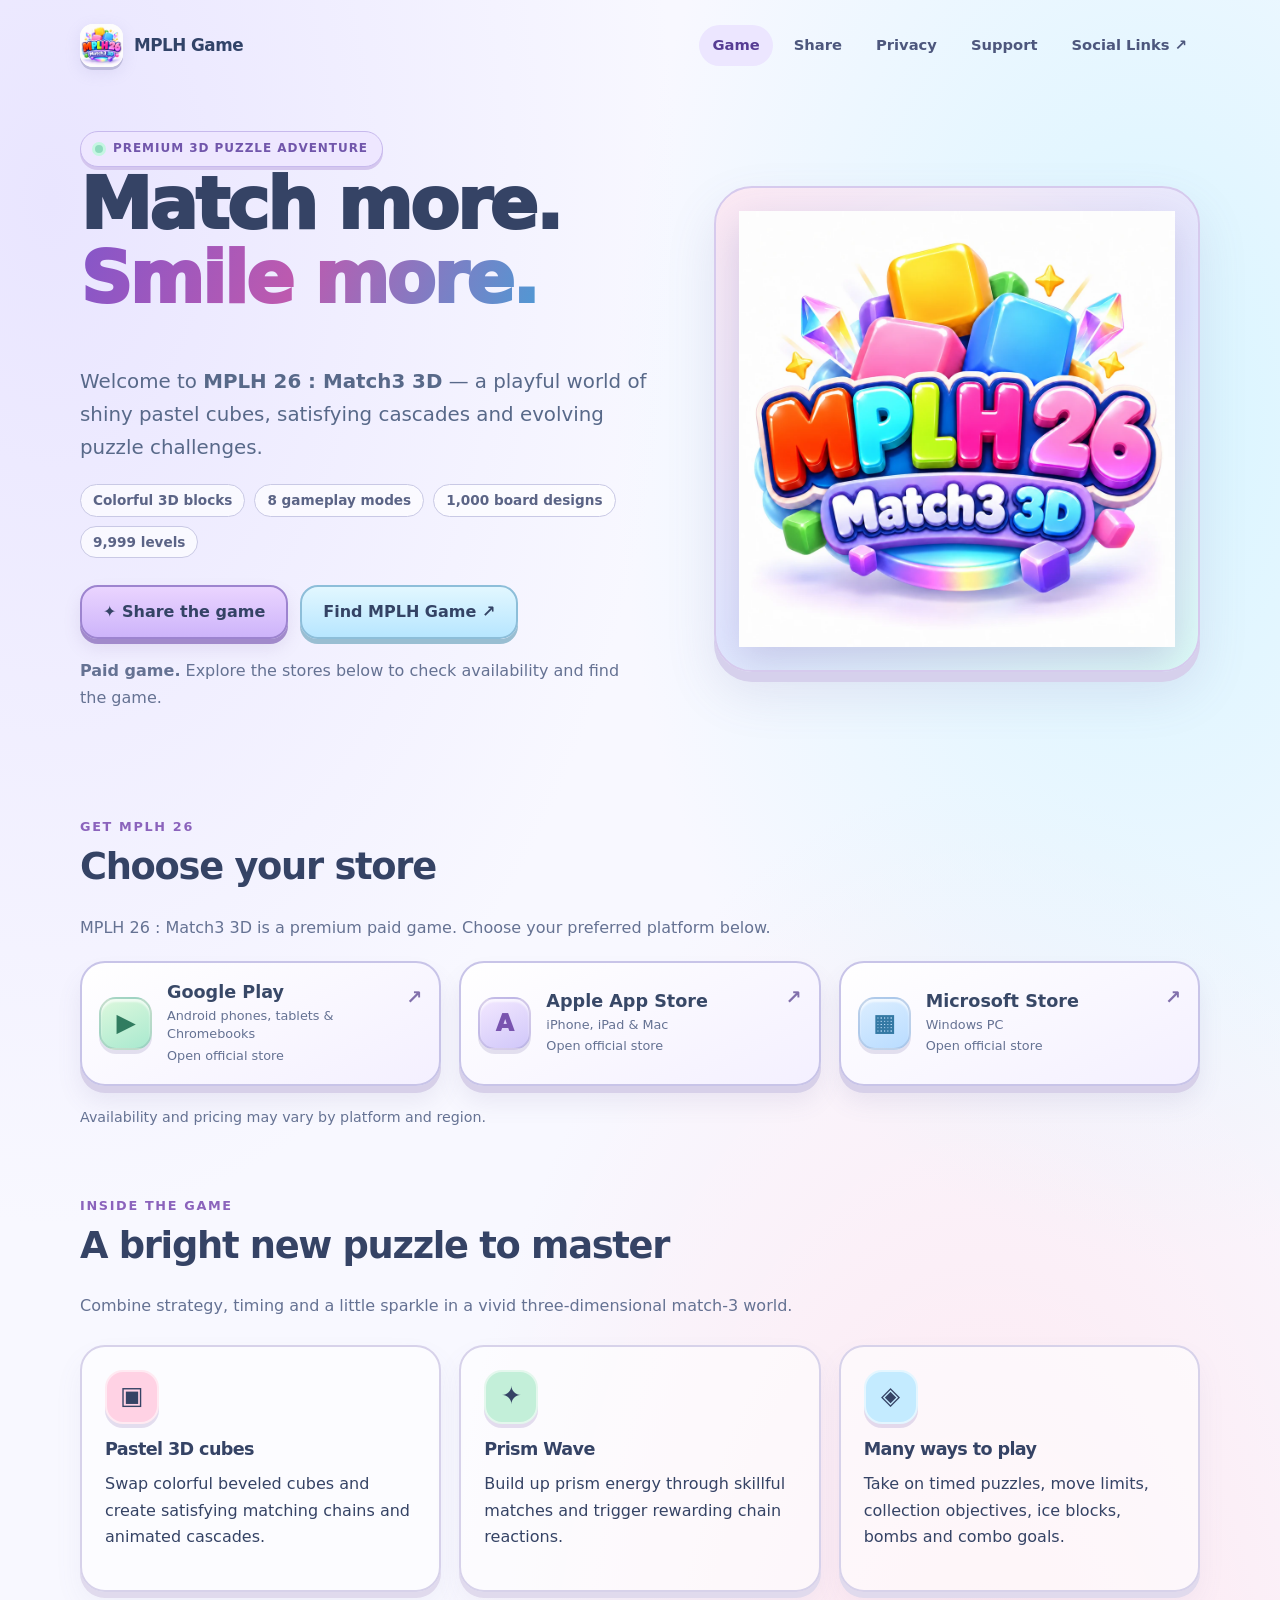
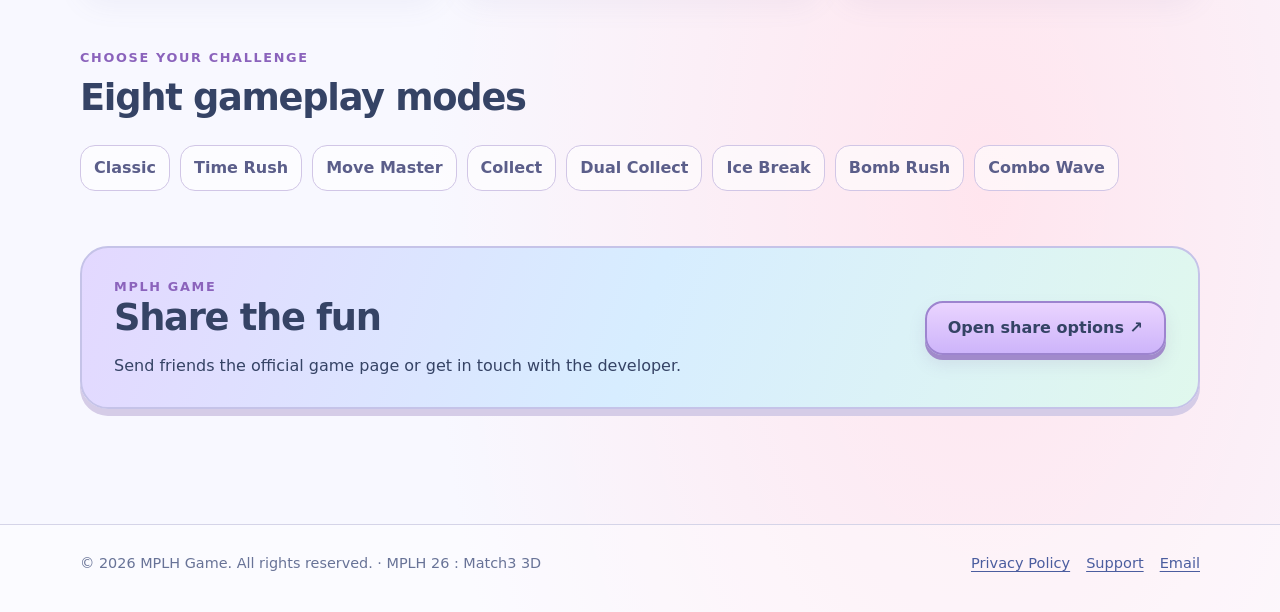
<file: index.html>
<!doctype html>
<html lang="en"><head>
<meta charset="utf-8"><meta name="viewport" content="width=device-width,initial-scale=1"><meta name="theme-color" content="#e8dcff">
<title>MPLH 26 : Match3 3D | Official Game — MPLH Game</title>
<meta name="description" content="Meet MPLH 26 : Match3 3D, a colorful premium 3D match-3 puzzle game from MPLH Game, featuring pastel cubes, unique boards, and multiple challenges.">
<meta property="og:type" content="website"><meta property="og:site_name" content="MPLH Game"><meta property="og:title" content="MPLH 26 : Match3 3D"><meta property="og:description" content="A colorful premium 3D match-3 adventure. Swap, match, collect, and unleash Prism Waves!"><meta property="og:url" content="https://maxpainlasthope.github.io/mplh26-match3-3d/"><meta property="og:image" content="https://maxpainlasthope.github.io/mplh26-match3-3d/assets/mplh26-logo.png"><meta property="og:image:alt" content="MPLH 26 : Match3 3D glossy pastel game logo"><meta name="twitter:card" content="summary_large_image"><meta name="twitter:title" content="MPLH 26 : Match3 3D"><meta name="twitter:description" content="Swap, match, and unleash Prism Waves in this colorful 3D puzzle adventure."><meta name="twitter:image" content="https://maxpainlasthope.github.io/mplh26-match3-3d/assets/mplh26-logo.png">
<link rel="canonical" href="https://maxpainlasthope.github.io/mplh26-match3-3d/"><link rel="icon" type="image/png" href="assets/favicon.png"><link rel="apple-touch-icon" href="assets/apple-touch-icon.png"><link rel="stylesheet" href="styles.css">

<style>
/* Store download links — scoped styles; no changes to styles.css required. */
.store-downloads{padding:5px 0 10px}
.store-downloads .section-head{margin-bottom:20px}
.store-grid{display:grid;grid-template-columns:repeat(3,minmax(0,1fr));gap:18px}
.store-card{display:flex;align-items:center;gap:15px;min-height:118px;padding:19px 17px;text-decoration:none;color:#384867;background:linear-gradient(155deg,#fff,#f4f0ff);border:2px solid #c8c4e8;border-radius:25px;box-shadow:0 7px 0 #d7d0e9,0 16px 25px rgba(94,85,145,.10);transition:transform .16s ease,box-shadow .16s ease}
.store-card:hover{transform:translateY(-3px);box-shadow:0 10px 0 #d7d0e9,0 21px 28px rgba(94,85,145,.15)}
.store-card:active{transform:translateY(4px);box-shadow:0 3px 0 #d7d0e9}
.store-card:focus-visible{outline:3px solid #b15bda;outline-offset:6px}
.store-card .store-mark{width:53px;height:53px;flex:0 0 53px;display:grid;place-items:center;font-size:1.45rem;font-weight:950;border-radius:17px;border:2px solid rgba(68,65,110,.14);box-shadow:inset 0 3px 2px rgba(255,255,255,.65),0 4px 0 rgba(101,91,153,.17)}
.store-card.google .store-mark{background:linear-gradient(155deg,#ddf8dd,#a9e9cf);color:#317c60}
.store-card.apple .store-mark{background:linear-gradient(155deg,#f3e8ff,#d0c7f9);color:#7954af}
.store-card.microsoft .store-mark{background:linear-gradient(155deg,#dceeff,#b9dcff);color:#3479a4}
.store-card .store-copy{display:flex;flex-direction:column;gap:3px;min-width:0}
.store-card .store-copy strong{font-size:1.1rem;line-height:1.23}
.store-card .store-copy small{font-size:.8rem;color:#657293;line-height:1.45}
.store-card .store-arrow{margin-left:auto;align-self:flex-start;color:#8270ac;font-weight:900;font-size:1.2rem}
.store-footnote{font-size:.89rem;color:#657293;margin:20px 0 0}
@media(max-width:880px){.store-grid{grid-template-columns:1fr;gap:14px}.store-card{min-height:96px}}
@media(prefers-reduced-motion:reduce){.store-card{transition:none}}
</style>
</head><body>
<a href="#main" class="skip-link">Skip to content</a>
<header class="site-header"><div class="shell nav"><a class="brand" href="index.html"><img src="assets/icon-192.png" alt="" width="43" height="43"><span>MPLH Game</span></a><nav class="nav-links" aria-label="Main navigation"><a href="index.html" aria-current="page">Game</a><a href="share.html">Share</a><a href="privacy.html">Privacy</a><a href="support.html">Support</a><a href="https://maxpainlasthope.github.io/mplh-social-links/" target="_blank" rel="noopener noreferrer">Social Links ↗</a></nav></div></header>
<main id="main" class="shell">
<section class="hero"><div><div class="eyebrow"><span class="dot"></span> Premium 3D puzzle adventure</div><h1>Match more.<br><span class="gradient-text">Smile more.</span></h1><p class="lead">Welcome to <strong>MPLH 26 : Match3 3D</strong> — a playful world of shiny pastel cubes, satisfying cascades and evolving puzzle challenges.</p><div class="tag-row"><span class="tag">Colorful 3D blocks</span><span class="tag">8 gameplay modes</span><span class="tag">1,000 board designs</span><span class="tag">9,999 levels</span></div><div class="hero-actions"><a href="share.html" class="btn btn-primary">✦ Share the game</a><a href="https://maxpainlasthope.github.io/mplh-social-links/" class="btn btn-blue" rel="noopener noreferrer" target="_blank">Find MPLH Game ↗</a></div><p class="muted"><strong>Paid game.</strong> Explore the stores below to check availability and find the game.</p></div><div class="hero-art"><picture><source srcset="assets/mplh26-logo.webp" type="image/webp"><img src="assets/mplh26-logo.png" alt="MPLH 26 : Match3 3D game logo, featuring shiny colored cubes and playful 3D lettering" width="1024" height="1024" fetchpriority="high"></picture></div></section>
<!-- STORE LINKS — when the game is published, replace ONLY the three href values below. -->
<section class="section store-downloads" id="stores" aria-labelledby="stores-title">
  <div class="section-head"><p class="kicker">Get MPLH 26</p><h2 id="stores-title">Choose your store</h2><p class="muted">MPLH 26 : Match3 3D is a premium paid game. Choose your preferred platform below.</p></div>
  <div class="store-grid">
    <!-- REPLACE GOOGLE PLAY href WITH OFFICIAL GAME LISTING -->
    <a class="store-card google" href="https://play.google.com/store/games" target="_blank" rel="noopener noreferrer" aria-label="Open Google Play in a new tab"><span class="store-mark" aria-hidden="true">▶</span><span class="store-copy"><strong>Google Play</strong><small>Android phones, tablets &amp; Chromebooks</small><small>Open official store</small></span><span class="store-arrow" aria-hidden="true">↗</span></a>
    <!-- REPLACE APPLE APP STORE href WITH OFFICIAL GAME LISTING -->
    <a class="store-card apple" href="https://apps.apple.com/" target="_blank" rel="noopener noreferrer" aria-label="Open Apple App Store in a new tab"><span class="store-mark" aria-hidden="true">A</span><span class="store-copy"><strong>Apple App Store</strong><small>iPhone, iPad &amp; Mac</small><small>Open official store</small></span><span class="store-arrow" aria-hidden="true">↗</span></a>
    <!-- REPLACE MICROSOFT STORE href WITH OFFICIAL GAME LISTING -->
    <a class="store-card microsoft" href="https://apps.microsoft.com/" target="_blank" rel="noopener noreferrer" aria-label="Open Microsoft Store in a new tab"><span class="store-mark" aria-hidden="true">▦</span><span class="store-copy"><strong>Microsoft Store</strong><small>Windows PC</small><small>Open official store</small></span><span class="store-arrow" aria-hidden="true">↗</span></a>
  </div>
  <p class="store-footnote">Availability and pricing may vary by platform and region.</p>
</section>
<section class="section" aria-labelledby="features"><div class="section-head"><p class="kicker">Inside the game</p><h2 id="features">A bright new puzzle to master</h2><p class="muted">Combine strategy, timing and a little sparkle in a vivid three-dimensional match-3 world.</p></div><div class="cards"><article class="card"><div class="glyph pink" aria-hidden="true">▣</div><h3>Pastel 3D cubes</h3><p>Swap colorful beveled cubes and create satisfying matching chains and animated cascades.</p></article><article class="card"><div class="glyph mint" aria-hidden="true">✦</div><h3>Prism Wave</h3><p>Build up prism energy through skillful matches and trigger rewarding chain reactions.</p></article><article class="card"><div class="glyph blue" aria-hidden="true">◈</div><h3>Many ways to play</h3><p>Take on timed puzzles, move limits, collection objectives, ice blocks, bombs and combo goals.</p></article></div></section>
<section class="section"><div class="section-head"><p class="kicker">Choose your challenge</p><h2>Eight gameplay modes</h2></div><div class="mode-list" aria-label="Game modes"><span>Classic</span><span>Time Rush</span><span>Move Master</span><span>Collect</span><span>Dual Collect</span><span>Ice Break</span><span>Bomb Rush</span><span>Combo Wave</span></div></section>
<section class="section banner"><div><p class="kicker">MPLH Game</p><h2>Share the fun</h2><p>Send friends the official game page or get in touch with the developer.</p></div><a href="share.html" class="btn btn-primary">Open share options ↗</a></section>
</main><footer><div class="shell footer-inner"><p>© 2026 MPLH Game. All rights reserved. · MPLH 26 : Match3 3D</p><div><a href="privacy.html">Privacy Policy</a><a href="support.html">Support</a><a href="mailto:maxpainlasthope@gmail.com">Email</a></div></div></footer></body></html>
</file>
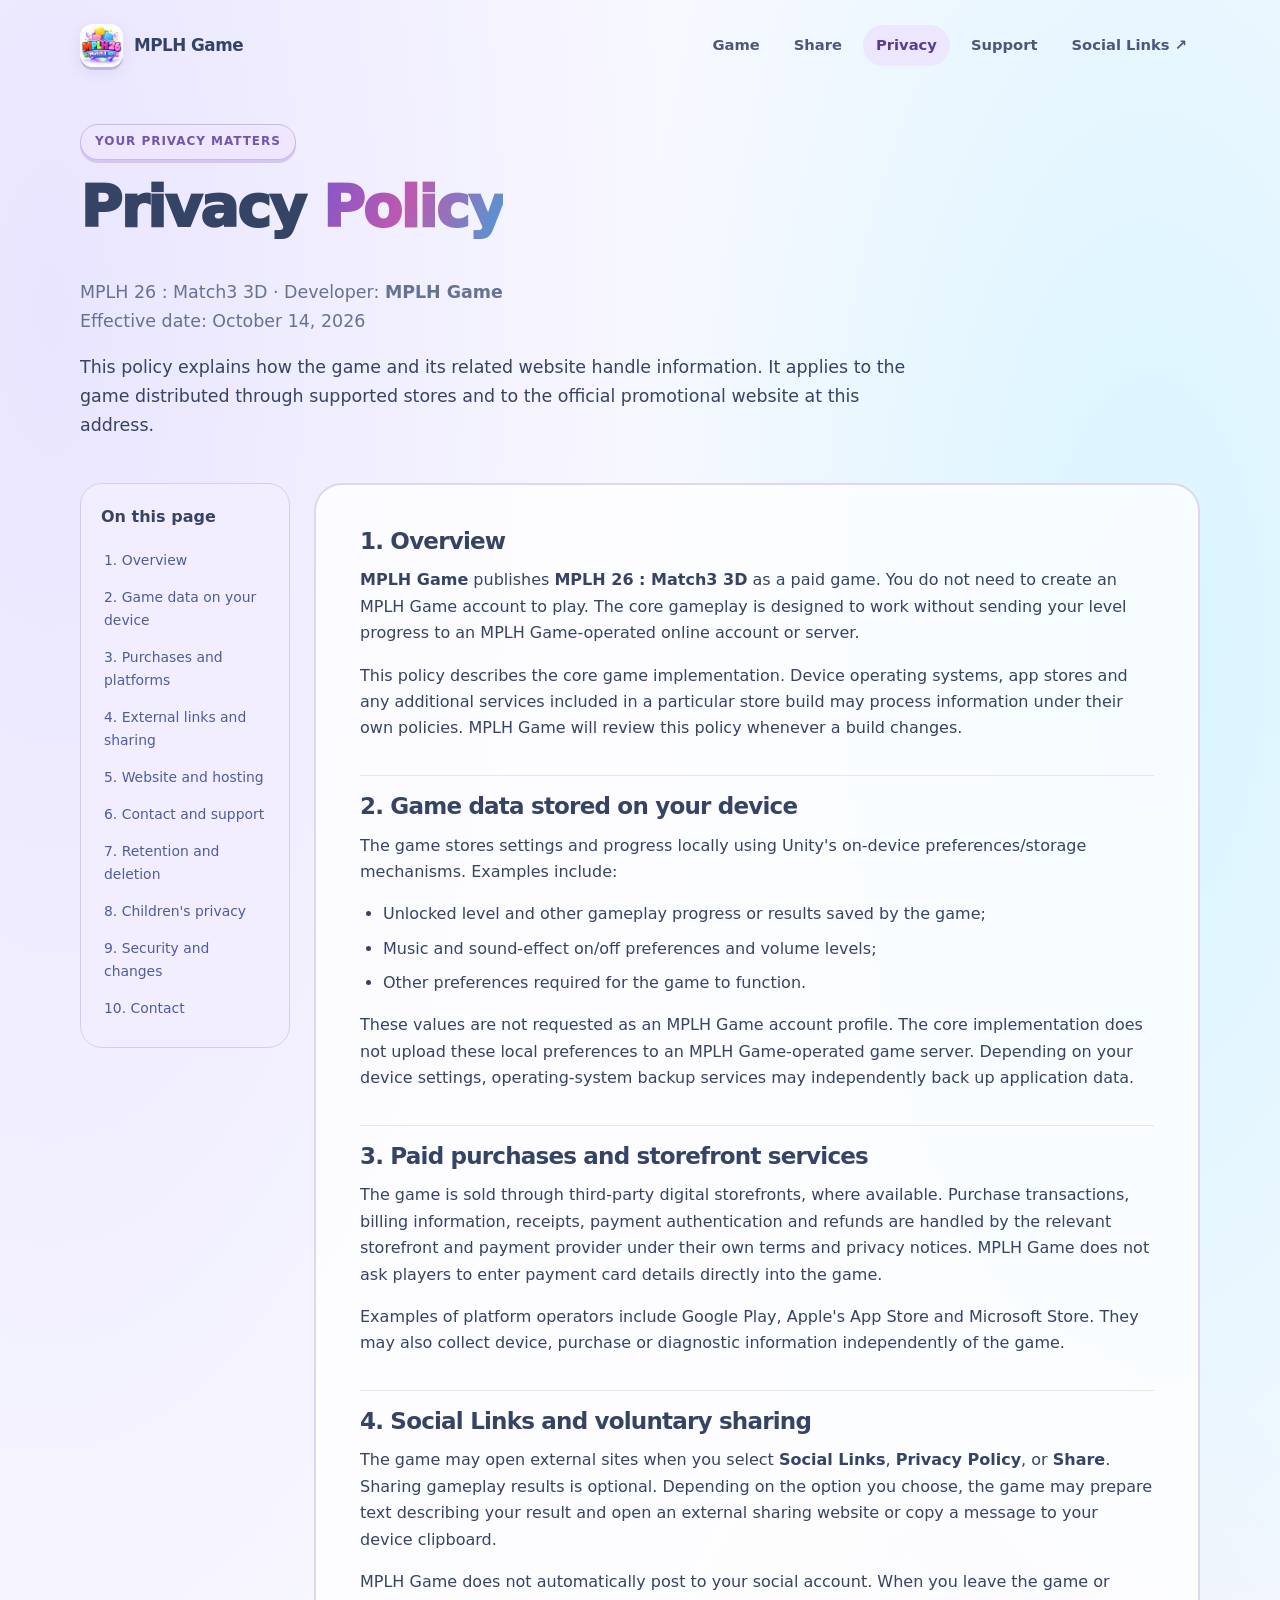
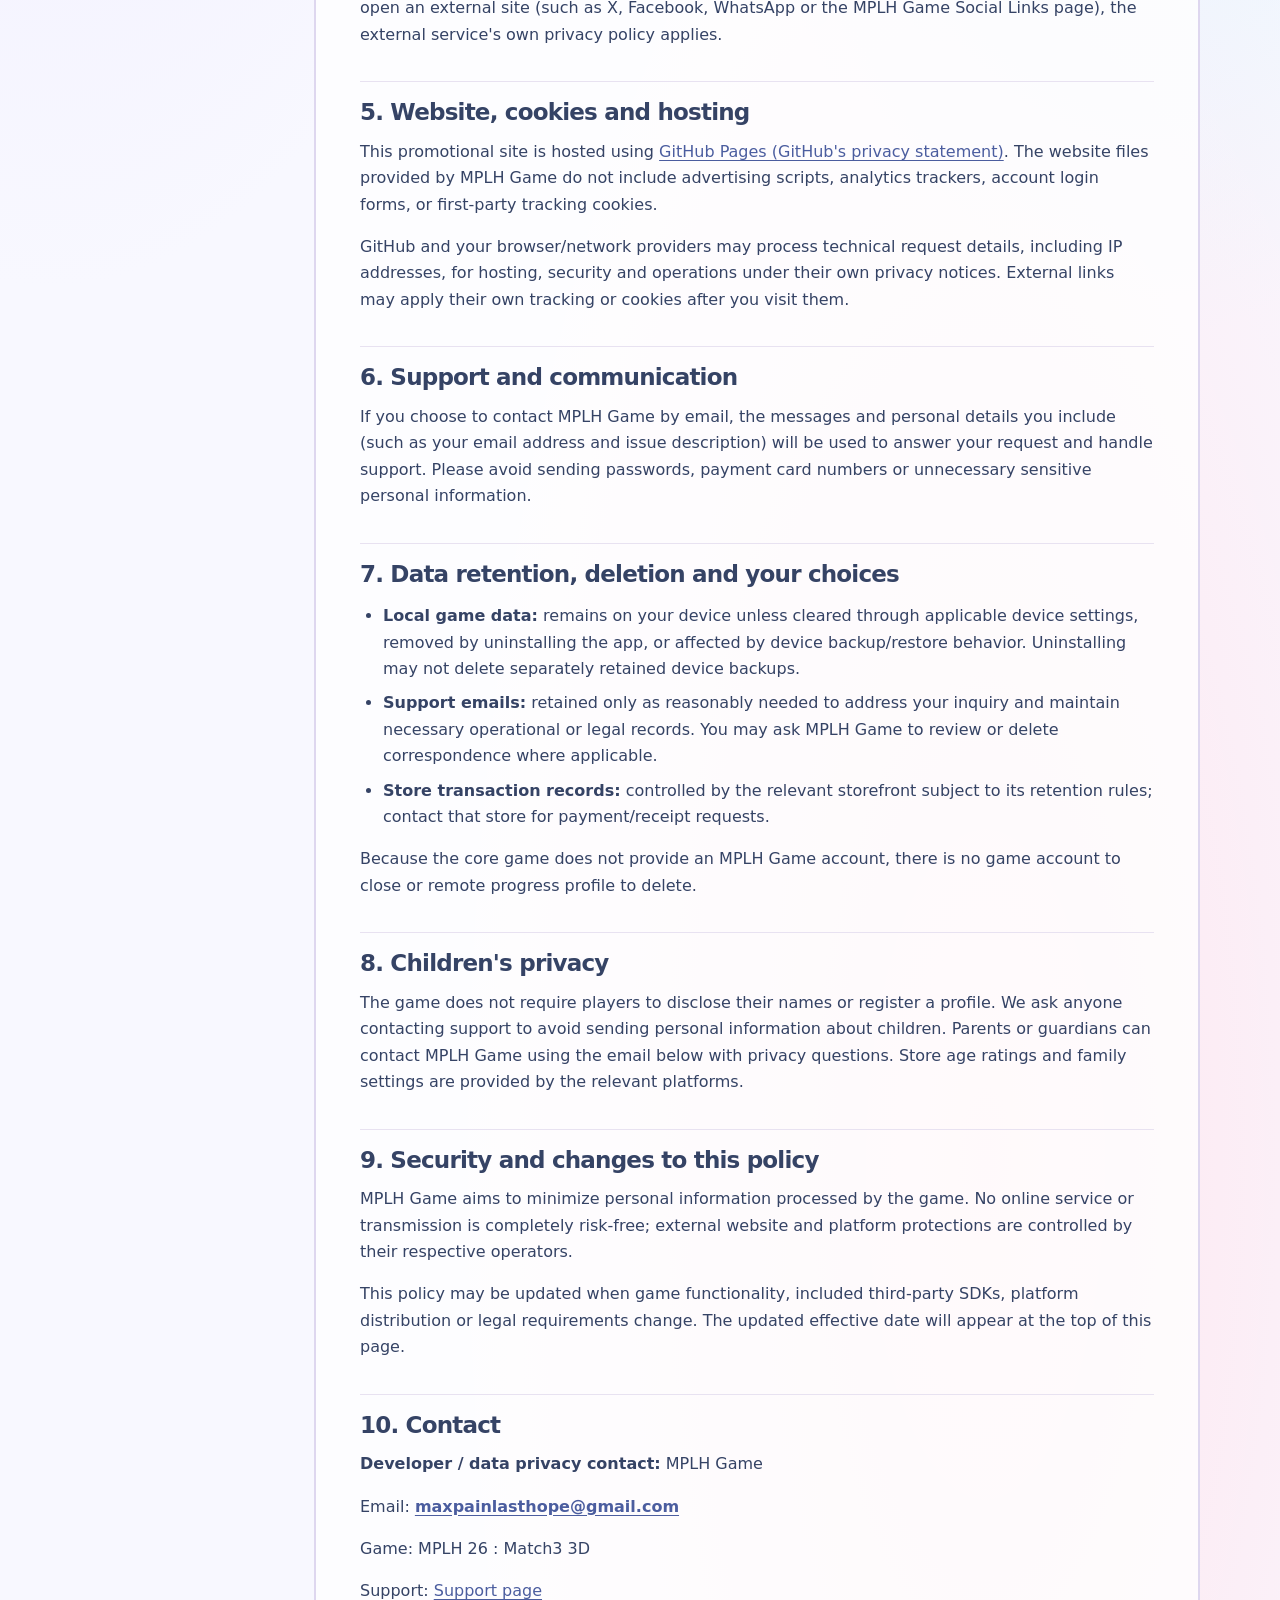
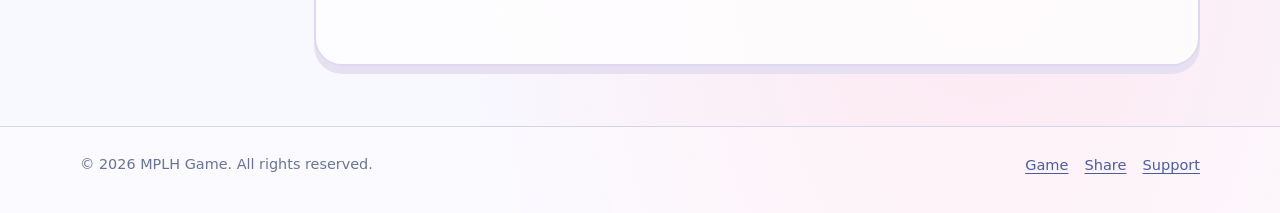
<file: privacy.html>
<!doctype html><html lang="en"><head>
<meta charset="utf-8"><meta name="viewport" content="width=device-width,initial-scale=1"><meta name="theme-color" content="#e8dcff"><title>Privacy Policy | MPLH 26 : Match3 3D</title><meta name="description" content="Privacy Policy for MPLH 26 : Match3 3D, a paid game developed by MPLH Game. Learn how local saves, support messages, store purchases and external links are handled."><link rel="canonical" href="https://maxpainlasthope.github.io/mplh26-match3-3d/privacy.html"><link rel="icon" href="assets/favicon.png" type="image/png"><link rel="apple-touch-icon" href="assets/apple-touch-icon.png"><link rel="stylesheet" href="styles.css"></head><body>
<a href="#main" class="skip-link">Skip to content</a><header class="site-header"><div class="shell nav"><a class="brand" href="index.html"><img src="assets/icon-192.png" alt="" width="43" height="43"><span>MPLH Game</span></a><nav class="nav-links" aria-label="Main navigation"><a href="index.html">Game</a><a href="share.html">Share</a><a href="privacy.html" aria-current="page">Privacy</a><a href="support.html">Support</a><a href="https://maxpainlasthope.github.io/mplh-social-links/" target="_blank" rel="noopener noreferrer">Social Links ↗</a></nav></div></header>
<main id="main" class="shell"><div class="page-head"><div class="eyebrow">Your privacy matters</div><h1>Privacy <span class="gradient-text">Policy</span></h1><p class="muted">MPLH 26 : Match3 3D · Developer: <strong>MPLH Game</strong><br>Effective date: <time datetime="2026-10-14">October 14, 2026</time></p><p>This policy explains how the game and its related website handle information. It applies to the game distributed through supported stores and to the official promotional website at this address.</p></div>
<div class="article-layout"><nav class="toc" aria-label="Privacy sections"><strong>On this page</strong><a href="#overview">1. Overview</a><a href="#local">2. Game data on your device</a><a href="#purchases">3. Purchases and platforms</a><a href="#external">4. External links and sharing</a><a href="#website">5. Website and hosting</a><a href="#communications">6. Contact and support</a><a href="#retention">7. Retention and deletion</a><a href="#children">8. Children's privacy</a><a href="#security">9. Security and changes</a><a href="#contact">10. Contact</a></nav>
<article class="article">
<section id="overview"><h2>1. Overview</h2><p><strong>MPLH Game</strong> publishes <strong>MPLH 26 : Match3 3D</strong> as a paid game. You do not need to create an MPLH Game account to play. The core gameplay is designed to work without sending your level progress to an MPLH Game-operated online account or server.</p><p>This policy describes the core game implementation. Device operating systems, app stores and any additional services included in a particular store build may process information under their own policies. MPLH Game will review this policy whenever a build changes.</p></section>
<section id="local"><h2>2. Game data stored on your device</h2><p>The game stores settings and progress locally using Unity's on-device preferences/storage mechanisms. Examples include:</p><ul><li>Unlocked level and other gameplay progress or results saved by the game;</li><li>Music and sound-effect on/off preferences and volume levels;</li><li>Other preferences required for the game to function.</li></ul><p>These values are not requested as an MPLH Game account profile. The core implementation does not upload these local preferences to an MPLH Game-operated game server. Depending on your device settings, operating-system backup services may independently back up application data.</p></section>
<section id="purchases"><h2>3. Paid purchases and storefront services</h2><p>The game is sold through third-party digital storefronts, where available. Purchase transactions, billing information, receipts, payment authentication and refunds are handled by the relevant storefront and payment provider under their own terms and privacy notices. MPLH Game does not ask players to enter payment card details directly into the game.</p><p>Examples of platform operators include Google Play, Apple's App Store and Microsoft Store. They may also collect device, purchase or diagnostic information independently of the game.</p></section>
<section id="external"><h2>4. Social Links and voluntary sharing</h2><p>The game may open external sites when you select <strong>Social Links</strong>, <strong>Privacy Policy</strong>, or <strong>Share</strong>. Sharing gameplay results is optional. Depending on the option you choose, the game may prepare text describing your result and open an external sharing website or copy a message to your device clipboard.</p><p>MPLH Game does not automatically post to your social account. When you leave the game or open an external site (such as X, Facebook, WhatsApp or the MPLH Game Social Links page), the external service's own privacy policy applies.</p></section>
<section id="website"><h2>5. Website, cookies and hosting</h2><p>This promotional site is hosted using <a href="https://docs.github.com/en/site-policy/privacy-policies/github-general-privacy-statement" rel="noopener noreferrer" target="_blank">GitHub Pages (GitHub's privacy statement)</a>. The website files provided by MPLH Game do not include advertising scripts, analytics trackers, account login forms, or first-party tracking cookies.</p><p>GitHub and your browser/network providers may process technical request details, including IP addresses, for hosting, security and operations under their own privacy notices. External links may apply their own tracking or cookies after you visit them.</p></section>
<section id="communications"><h2>6. Support and communication</h2><p>If you choose to contact MPLH Game by email, the messages and personal details you include (such as your email address and issue description) will be used to answer your request and handle support. Please avoid sending passwords, payment card numbers or unnecessary sensitive personal information.</p></section>
<section id="retention"><h2>7. Data retention, deletion and your choices</h2><ul><li><strong>Local game data:</strong> remains on your device unless cleared through applicable device settings, removed by uninstalling the app, or affected by device backup/restore behavior. Uninstalling may not delete separately retained device backups.</li><li><strong>Support emails:</strong> retained only as reasonably needed to address your inquiry and maintain necessary operational or legal records. You may ask MPLH Game to review or delete correspondence where applicable.</li><li><strong>Store transaction records:</strong> controlled by the relevant storefront subject to its retention rules; contact that store for payment/receipt requests.</li></ul><p>Because the core game does not provide an MPLH Game account, there is no game account to close or remote progress profile to delete.</p></section>
<section id="children"><h2>8. Children's privacy</h2><p>The game does not require players to disclose their names or register a profile. We ask anyone contacting support to avoid sending personal information about children. Parents or guardians can contact MPLH Game using the email below with privacy questions. Store age ratings and family settings are provided by the relevant platforms.</p></section>
<section id="security"><h2>9. Security and changes to this policy</h2><p>MPLH Game aims to minimize personal information processed by the game. No online service or transmission is completely risk-free; external website and platform protections are controlled by their respective operators.</p><p>This policy may be updated when game functionality, included third-party SDKs, platform distribution or legal requirements change. The updated effective date will appear at the top of this page.</p></section>
<section id="contact"><h2>10. Contact</h2><p><strong>Developer / data privacy contact:</strong> MPLH Game</p><p>Email: <a class="contact" href="mailto:maxpainlasthope@gmail.com?subject=MPLH%2026%20Privacy%20Request">maxpainlasthope@gmail.com</a></p><p>Game: MPLH 26 : Match3 3D</p><p>Support: <a href="support.html">Support page</a></p></section>
</article></div></main><footer><div class="shell footer-inner"><p>© 2026 MPLH Game. All rights reserved.</p><div><a href="index.html">Game</a><a href="share.html">Share</a><a href="support.html">Support</a></div></div></footer></body></html>
</file>
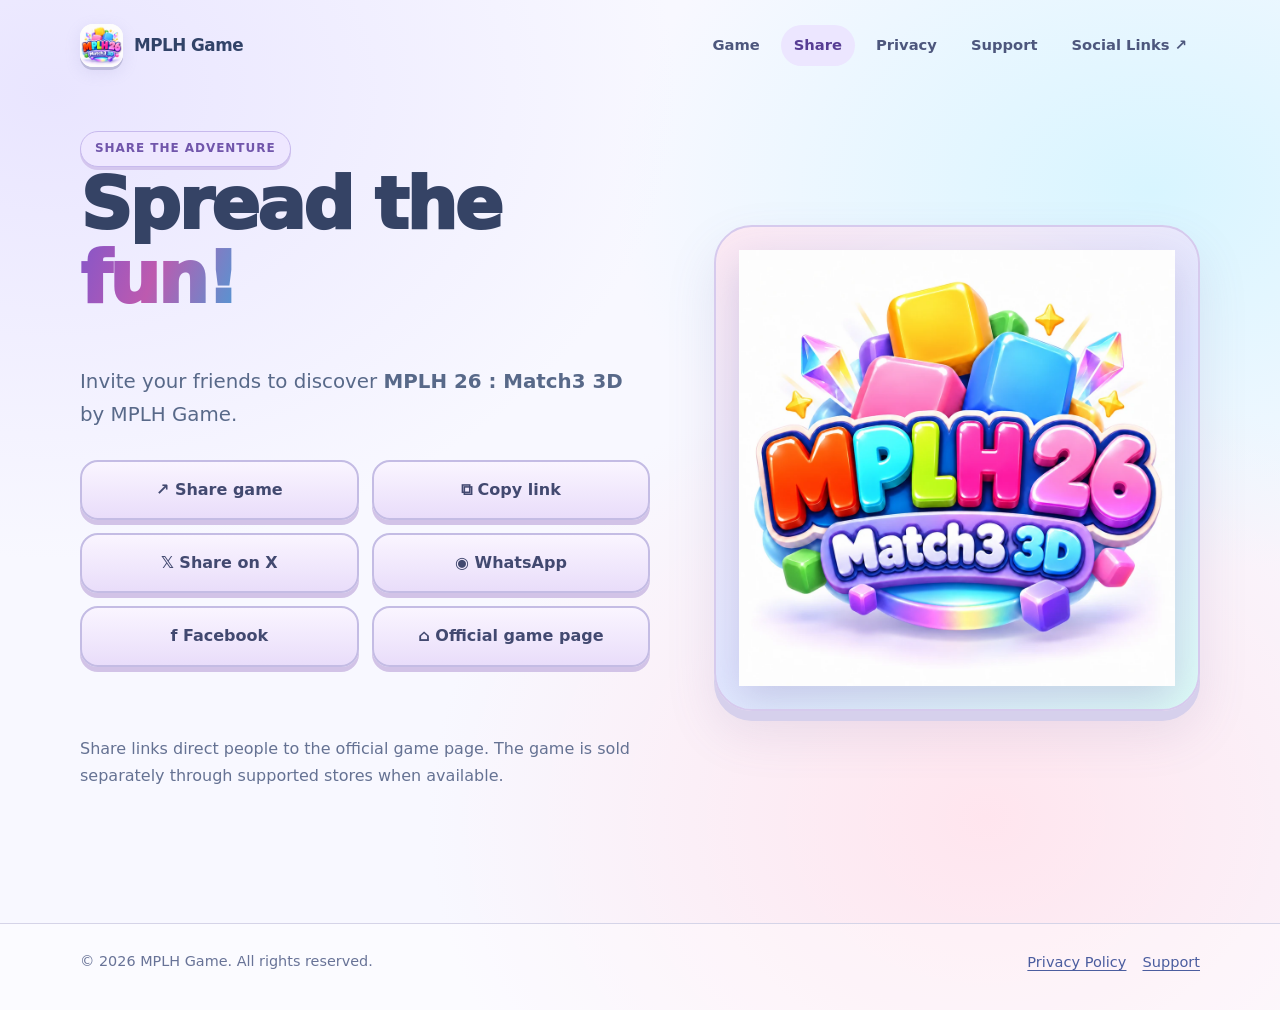
<file: share.html>
<!doctype html><html lang="en"><head><meta charset="utf-8"><meta name="viewport" content="width=device-width,initial-scale=1"><meta name="theme-color" content="#e8dcff"><title>Share MPLH 26 : Match3 3D | MPLH Game</title><meta name="description" content="Share the official MPLH 26 : Match3 3D website with friends and explore this colorful premium puzzle game."><link rel="canonical" href="https://maxpainlasthope.github.io/mplh26-match3-3d/share.html"><link rel="icon" href="assets/favicon.png" type="image/png"><link rel="apple-touch-icon" href="assets/apple-touch-icon.png"><link rel="stylesheet" href="styles.css"></head><body>
<a href="#main" class="skip-link">Skip to content</a><header class="site-header"><div class="shell nav"><a class="brand" href="index.html"><img src="assets/icon-192.png" alt="" width="43" height="43"><span>MPLH Game</span></a><nav class="nav-links" aria-label="Main navigation"><a href="index.html">Game</a><a href="share.html" aria-current="page">Share</a><a href="privacy.html">Privacy</a><a href="support.html">Support</a><a href="https://maxpainlasthope.github.io/mplh-social-links/" target="_blank" rel="noopener noreferrer">Social Links ↗</a></nav></div></header>
<main id="main" class="shell"><section class="hero"><div><span class="eyebrow">Share the adventure</span><h1>Spread the <span class="gradient-text">fun!</span></h1><p class="lead">Invite your friends to discover <strong>MPLH 26 : Match3 3D</strong> by MPLH Game.</p><div class="share-grid"><button type="button" id="native-share">↗ Share game</button><button type="button" id="copy-url">⧉ Copy link</button><a id="x-share" target="_blank" rel="noopener noreferrer" href="https://twitter.com/intent/tweet?text=Check%20out%20MPLH%2026%20%3A%20Match3%203D%20by%20MPLH%20Game!&url=https%3A%2F%2Fmaxpainlasthope.github.io%2Fmplh26-match3-3d%2F">𝕏 Share on X</a><a id="whatsapp-share" target="_blank" rel="noopener noreferrer" href="https://api.whatsapp.com/send?text=Check%20out%20MPLH%2026%20%3A%20Match3%203D%20by%20MPLH%20Game!%20https%3A%2F%2Fmaxpainlasthope.github.io%2Fmplh26-match3-3d%2F">◉ WhatsApp</a><a target="_blank" rel="noopener noreferrer" href="https://www.facebook.com/sharer/sharer.php?u=https%3A%2F%2Fmaxpainlasthope.github.io%2Fmplh26-match3-3d%2F">f Facebook</a><a href="index.html">⌂ Official game page</a></div><p id="copy-status" role="status" aria-live="polite"></p><p class="muted">Share links direct people to the official game page. The game is sold separately through supported stores when available.</p></div><div class="hero-art"><picture><source type="image/webp" srcset="assets/mplh26-logo.webp"><img src="assets/mplh26-logo.png" alt="MPLH 26 : Match3 3D game logo" width="1024" height="1024"></picture></div></section></main><footer><div class="shell footer-inner"><p>© 2026 MPLH Game. All rights reserved.</p><div><a href="privacy.html">Privacy Policy</a><a href="support.html">Support</a></div></div></footer>
<script>
(function(){
 'use strict';
 const url='https://maxpainlasthope.github.io/mplh26-match3-3d/';
 const title='MPLH 26 : Match3 3D';
 const text='Check out MPLH 26 : Match3 3D by MPLH Game!';
 const status=document.getElementById('copy-status');
 const share=document.getElementById('native-share');
 const copy=document.getElementById('copy-url');
 share.addEventListener('click',async()=>{
  if(navigator.share){try{await navigator.share({title,text,url});status.textContent='';return;}catch(err){if(err.name==='AbortError')return;}}
  status.textContent='Use the sharing links below, or copy the game URL.';
 });
 copy.addEventListener('click',async()=>{
   try{if(!navigator.clipboard||!window.isSecureContext)throw Error('No clipboard access');await navigator.clipboard.writeText(url);status.textContent='Game link copied!';}
   catch(_){status.textContent='Copy this URL: '+url;}
 });
})();
</script></body></html>
</file>
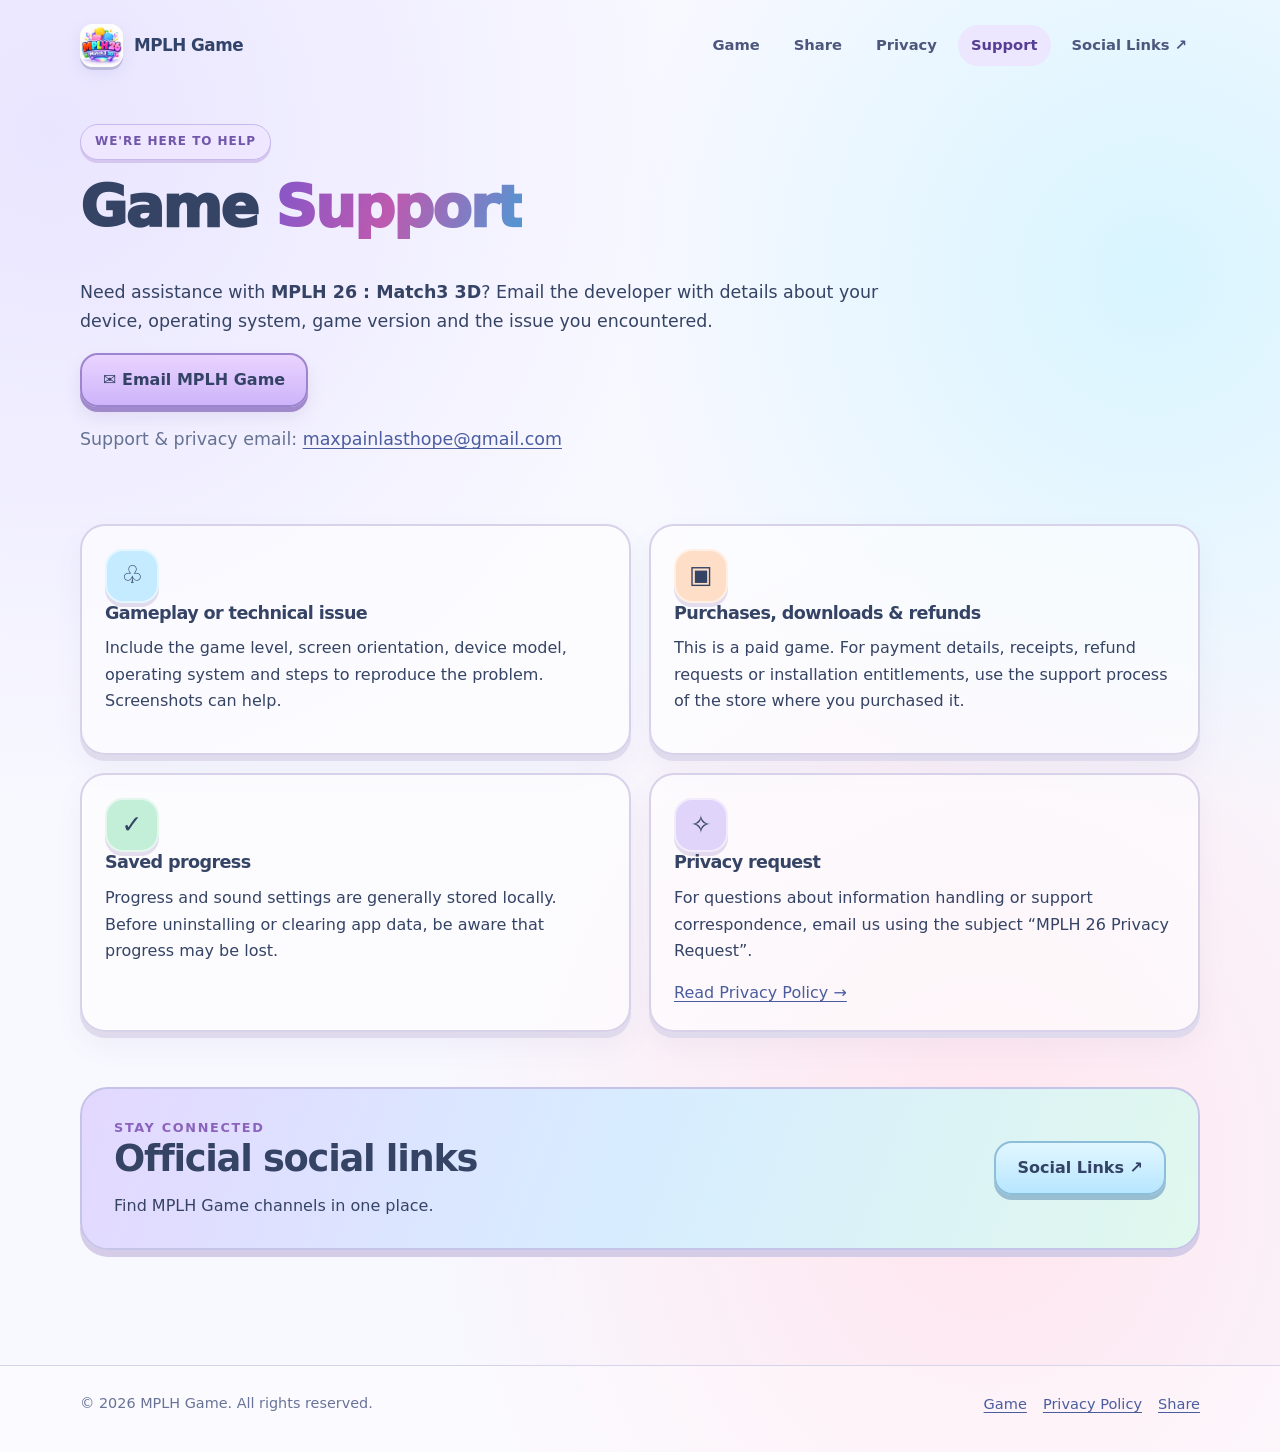
<file: support.html>
<!doctype html><html lang="en"><head><meta charset="utf-8"><meta name="viewport" content="width=device-width,initial-scale=1"><meta name="theme-color" content="#e8dcff"><title>Support | MPLH 26 : Match3 3D — MPLH Game</title><meta name="description" content="Get help with MPLH 26 : Match3 3D from MPLH Game. Contact support, report an issue, or ask about purchases and privacy."><link rel="canonical" href="https://maxpainlasthope.github.io/mplh26-match3-3d/support.html"><link rel="icon" href="assets/favicon.png" type="image/png"><link rel="apple-touch-icon" href="assets/apple-touch-icon.png"><link rel="stylesheet" href="styles.css"></head><body>
<a href="#main" class="skip-link">Skip to content</a><header class="site-header"><div class="shell nav"><a class="brand" href="index.html"><img src="assets/icon-192.png" alt="" width="43" height="43"><span>MPLH Game</span></a><nav class="nav-links" aria-label="Main navigation"><a href="index.html">Game</a><a href="share.html">Share</a><a href="privacy.html">Privacy</a><a href="support.html" aria-current="page">Support</a><a href="https://maxpainlasthope.github.io/mplh-social-links/" target="_blank" rel="noopener noreferrer">Social Links ↗</a></nav></div></header>
<main id="main" class="shell"><div class="page-head"><span class="eyebrow">We're here to help</span><h1>Game <span class="gradient-text">Support</span></h1><p class="lead">Need assistance with <strong>MPLH 26 : Match3 3D</strong>? Email the developer with details about your device, operating system, game version and the issue you encountered.</p><a class="btn btn-primary" href="mailto:maxpainlasthope@gmail.com?subject=MPLH%2026%20-%20Game%20Support">✉ Email MPLH Game</a><p class="muted" style="margin-top:18px">Support & privacy email: <a href="mailto:maxpainlasthope@gmail.com">maxpainlasthope@gmail.com</a></p></div>
<section class="section"><div class="support-grid"><article class="card"><div class="glyph blue" aria-hidden="true">♧</div><h3>Gameplay or technical issue</h3><p>Include the game level, screen orientation, device model, operating system and steps to reproduce the problem. Screenshots can help.</p></article><article class="card"><div class="glyph peach" aria-hidden="true">▣</div><h3>Purchases, downloads & refunds</h3><p>This is a paid game. For payment details, receipts, refund requests or installation entitlements, use the support process of the store where you purchased it.</p></article><article class="card"><div class="glyph mint" aria-hidden="true">✓</div><h3>Saved progress</h3><p>Progress and sound settings are generally stored locally. Before uninstalling or clearing app data, be aware that progress may be lost.</p></article><article class="card"><div class="glyph lilac" aria-hidden="true">✧</div><h3>Privacy request</h3><p>For questions about information handling or support correspondence, email us using the subject “MPLH 26 Privacy Request”.</p><a href="privacy.html">Read Privacy Policy →</a></article></div></section>
<section class="section banner"><div><p class="kicker">Stay connected</p><h2>Official social links</h2><p>Find MPLH Game channels in one place.</p></div><a class="btn btn-blue" href="https://maxpainlasthope.github.io/mplh-social-links/" target="_blank" rel="noopener noreferrer">Social Links ↗</a></section></main><footer><div class="shell footer-inner"><p>© 2026 MPLH Game. All rights reserved.</p><div><a href="index.html">Game</a><a href="privacy.html">Privacy Policy</a><a href="share.html">Share</a></div></div></footer></body></html>
</file>
<file: styles.css>
:root{
  color-scheme: light;
  --bg:#f8f8ff; --text:#354365; --muted:#657293;
  --ink:#314368; --border:#c8c9e7;
  --pink:#ffd7e7; --lav:#e5dcff; --blue:#d7efff; --mint:#d7f5e8; --peach:#ffe6d6;
  --violet:#8660c8; --cyan:#55a5df; --shadow:0 13px 34px rgba(83,82,151,.12);
  font-family: ui-rounded,"Avenir Next","Trebuchet MS",system-ui,-apple-system,BlinkMacSystemFont,"Segoe UI",sans-serif;
}
*,*::before,*::after{box-sizing:border-box}
html{scroll-behavior:smooth}body{margin:0;min-height:100vh;color:var(--text);background:radial-gradient(ellipse at 4% 9%,#e9e5ff 0%,transparent 36%),radial-gradient(ellipse at 90% 19%,#d8f5ff 0%,transparent 33%),radial-gradient(ellipse at 77% 81%,#ffe5ee 0%,transparent 40%),var(--bg);line-height:1.65}
a{color:#4b5d9f;text-underline-offset:3px}a:focus-visible,button:focus-visible{outline:3px solid #f28ab9;outline-offset:5px}img{max-width:100%;height:auto}button{font:inherit} .skip-link{position:absolute;left:1rem;top:-4rem;background:white;z-index:100;border-radius:8px;padding:.55rem 1rem}.skip-link:focus{top:1rem}
.shell{width:min(1120px,calc(100% - 38px));margin-inline:auto}header.site-header{padding:24px 0 10px}.nav{display:flex;gap:24px;align-items:center;justify-content:space-between;flex-wrap:wrap}.brand{display:flex;align-items:center;gap:11px;text-decoration:none;font-weight:900;letter-spacing:-.5px;color:var(--ink)}.brand img{width:43px;height:43px;object-fit:contain;border-radius:13px;background:#fff;box-shadow:0 3px 0 #bdbbdb,0 5px 15px #9993ca31}.brand span{font-size:1.05rem}.nav-links{display:flex;align-items:center;gap:8px;flex-wrap:wrap}.nav-links a{color:#4d577d;text-decoration:none;font-weight:760;font-size:.92rem;padding:8px 13px;border-radius:99px}.nav-links a:hover,.nav-links a[aria-current="page"]{background:#ece6ff;color:#573d94}
main{padding-bottom:60px}.eyebrow{display:inline-flex;align-items:center;gap:10px;padding:7px 14px;border:1px solid #c7b9ed;background:#eee7ff;border-radius:99px;box-shadow:0 3px 0 #d4c6ee;font-weight:900;font-size:.75rem;letter-spacing:.08em;color:#7156ab;text-transform:uppercase}.eyebrow .dot{width:8px;height:8px;background:#8fdbbe;border-radius:50%;box-shadow:0 0 0 3px #c5f6e2}
h1,h2,h3{line-height:1.16;letter-spacing:-.035em;margin:0 0 .7em}h1{font-weight:950;font-size:clamp(2.55rem,5.6vw,4.9rem);line-height:1.04}h2{font-size:clamp(1.65rem,3.2vw,2.3rem)}h3{font-size:1.1rem}p{margin:0 0 1em} .gradient-text{background:linear-gradient(110deg,#8556c9,#bd5aaf 47%,#4f99d4);background-clip:text;-webkit-background-clip:text;color:transparent}.muted{color:var(--muted)}
.hero{display:grid;grid-template-columns:1.08fr .92fr;align-items:center;gap:min(5vw,64px);padding:54px 0 58px}.hero p.lead{font-size:clamp(1.06rem,1.7vw,1.24rem);max-width:580px;color:#586989}.hero-actions{display:flex;gap:12px;flex-wrap:wrap;margin:27px 0 19px}.btn{display:inline-flex;gap:10px;align-items:center;justify-content:center;text-decoration:none;font-weight:850;min-height:51px;padding:12px 21px;color:#344365;background:#fff;border:2px solid #a9b8df;border-radius:18px;box-shadow:0 5px 0 #aeb9da,0 9px 17px rgba(83,80,139,.13);transition:transform .15s,box-shadow .15s,background .15s;cursor:pointer}.btn:hover{transform:translateY(-2px);box-shadow:0 7px 0 #aeb9da,0 12px 18px #53508b21}.btn:active{transform:translateY(3px);box-shadow:0 2px 0 #aeb9da}.btn-primary{background:linear-gradient(180deg,#ead4ff,#cdb4fa);border-color:#9d84cf;box-shadow:0 5px 0 #a18acb,0 9px 17px #7a5ca122}.btn-primary:hover{box-shadow:0 7px 0 #a18acb,0 12px 18px #7a5ca122}.btn-blue{background:linear-gradient(180deg,#e2f7ff,#b7e6ff);border-color:#8dbed9;box-shadow:0 5px 0 #99bed2}.btn-blue:hover{box-shadow:0 7px 0 #99bed2}.tag-row{display:flex;flex-wrap:wrap;gap:9px;margin:16px 0}.tag{border:1px solid #c9c9e5;border-radius:99px;padding:4px 12px;background:#ffffffac;color:#5b6486;font-size:.85rem;font-weight:700}.hero-art{border-radius:38px;padding:23px;background:linear-gradient(145deg,#fce9f3,#e1e7ff 55%,#dbfbf6);border:2px solid #d6caed;box-shadow:0 10px 0 #d6d0ec,0 22px 50px #7060a022;position:relative;overflow:hidden}.hero-art::before{content:'';position:absolute;width:70%;aspect-ratio:1;background:#ffffffa0;filter:blur(45px);top:10%;left:16%;border-radius:50%}.hero-art img{display:block;position:relative;filter:drop-shadow(0 14px 19px #8579b84a)}
.section{margin:26px auto 55px}.section-head{max-width:720px;margin:0 0 25px}.kicker{font-size:.8rem;letter-spacing:.13em;text-transform:uppercase;font-weight:900;color:#8b63bc;margin-bottom:.7em}.cards{display:grid;grid-template-columns:repeat(3,1fr);gap:18px}.card{padding:23px;border:2px solid #d7d2ea;border-radius:25px;background:#fff9;box-shadow:0 6px 0 #e0daed,0 14px 28px #7370ad12}.card h3{margin-top:15px}.glyph{display:grid;place-items:center;font-size:1.55rem;width:54px;height:54px;border-radius:18px;border:2px solid #ffffff8c;box-shadow:0 4px 0 #b9a9d462}.glyph.pink{background:#ffd2e4}.glyph.blue{background:#c4ebff}.glyph.mint{background:#c3efd9}.glyph.peach{background:#ffdec8}.glyph.lilac{background:#e0d4fa}
.mode-list{display:flex;gap:10px;flex-wrap:wrap}.mode-list span{font-weight:800;border-radius:15px;padding:9px 13px;border:1px solid #d1c6e6;background:#fff9;color:#5b5e8a}
.banner{padding:28px 32px;border-radius:28px;background:linear-gradient(110deg,#e3d8ff,#d7edff,#e0f8ed);border:2px solid #c5c3e8;box-shadow:0 7px 0 #d5cce7;display:flex;align-items:center;justify-content:space-between;gap:20px;flex-wrap:wrap}.banner h2{margin-bottom:.35em}.banner p{margin:0}
footer{border-top:1px solid #d5d4e8;padding:25px 0 35px;background:#ffffff54}.footer-inner{display:flex;justify-content:space-between;align-items:center;flex-wrap:wrap;gap:12px}.footer-inner a{margin-left:16px;white-space:nowrap;font-size:.91rem}.footer-inner p{margin:0;color:#687397;font-size:.9rem}
.page-head{padding:47px 0 26px;max-width:840px}.page-head h1{font-size:clamp(2.35rem,4.5vw,3.8rem);margin-top:18px}.page-head p{font-size:1.09rem}.article-layout{display:grid;grid-template-columns:210px minmax(0,1fr);gap:24px;align-items:start}.toc{position:sticky;top:18px;padding:20px;background:#f3eeff;border:1px solid #d9cbf0;border-radius:22px}.toc strong{display:block;margin-bottom:12px}.toc a{display:block;padding:7px 3px;font-size:.87rem;text-decoration:none}.article{padding:26px clamp(19px,4vw,44px);background:#ffffffc9;border:2px solid #ded7ef;border-radius:28px;box-shadow:0 8px 0 #e6e0f0}.article section{padding:17px 0;border-bottom:1px solid #e8e2f1;scroll-margin-top:20px}.article section:last-child{border:0}.article h2{font-size:1.44rem;margin:0 0 13px}.article ul{padding-left:23px}.article li{margin-bottom:.5em}.notice{background:#e9f4ff;border-left:5px solid #79b5e6;padding:17px 20px;border-radius:9px 18px 18px 9px;color:#435f7c;margin:18px 0}.contact{font-weight:850;overflow-wrap:anywhere}.support-grid{display:grid;grid-template-columns:repeat(2,1fr);gap:18px}.support-grid .card h3{margin-top:0}
.share-grid{display:grid;grid-template-columns:repeat(2,1fr);gap:13px;margin:28px 0}.share-grid a,.share-grid button{display:flex;justify-content:center;align-items:center;gap:9px;border:2px solid #c4bce4;color:#424970;background:linear-gradient(180deg,#faf5ff,#e9ddfa);border-radius:18px;padding:15px 14px;box-shadow:0 5px 0 #d2c3e7;text-decoration:none;font-weight:900;cursor:pointer}.share-grid a:hover,.share-grid button:hover{transform:translateY(-2px)}#copy-status{min-height:1.6em;color:#416f58;font-weight:800}.social-btn{display:inline-block;margin-top:10px}
@media(max-width:850px){.hero{grid-template-columns:1fr;padding:38px 0}.hero-art{max-width:650px;margin:auto}.cards{grid-template-columns:repeat(2,1fr)}.article-layout{grid-template-columns:1fr}.toc{position:static;display:flex;flex-wrap:wrap;gap:0 15px}.toc strong{width:100%;margin-bottom:3px}.toc a{display:inline-block}}
@media(max-width:570px){.shell{width:min(100% - 30px,1120px)}.brand span{font-size:.92rem}.nav{align-items:flex-start}.nav-links{gap:0}.nav-links a{padding:6px 9px;font-size:.85rem}.hero-art{padding:10px;border-radius:23px}.hero{gap:26px;padding:30px 0}.cards,.support-grid,.share-grid{grid-template-columns:1fr}.page-head{padding-top:28px}.article{border-radius:20px;padding:18px}.footer-inner a{margin:0 13px 0 0}.banner{padding:23px}.btn{width:100%}.hero-actions{display:grid;grid-template-columns:1fr}}
@media(prefers-reduced-motion:reduce){html{scroll-behavior:auto}.btn{transition:none}}
/* Prevent intrinsic logo sizes and long copy-status URLs from forcing horizontal scrolling. */
.hero > *{min-width:0}
.hero-art picture{display:block;width:100%;max-width:100%}
.hero-art img{width:100%;max-width:100%;height:auto}
#copy-status{overflow-wrap:anywhere}
</file>
